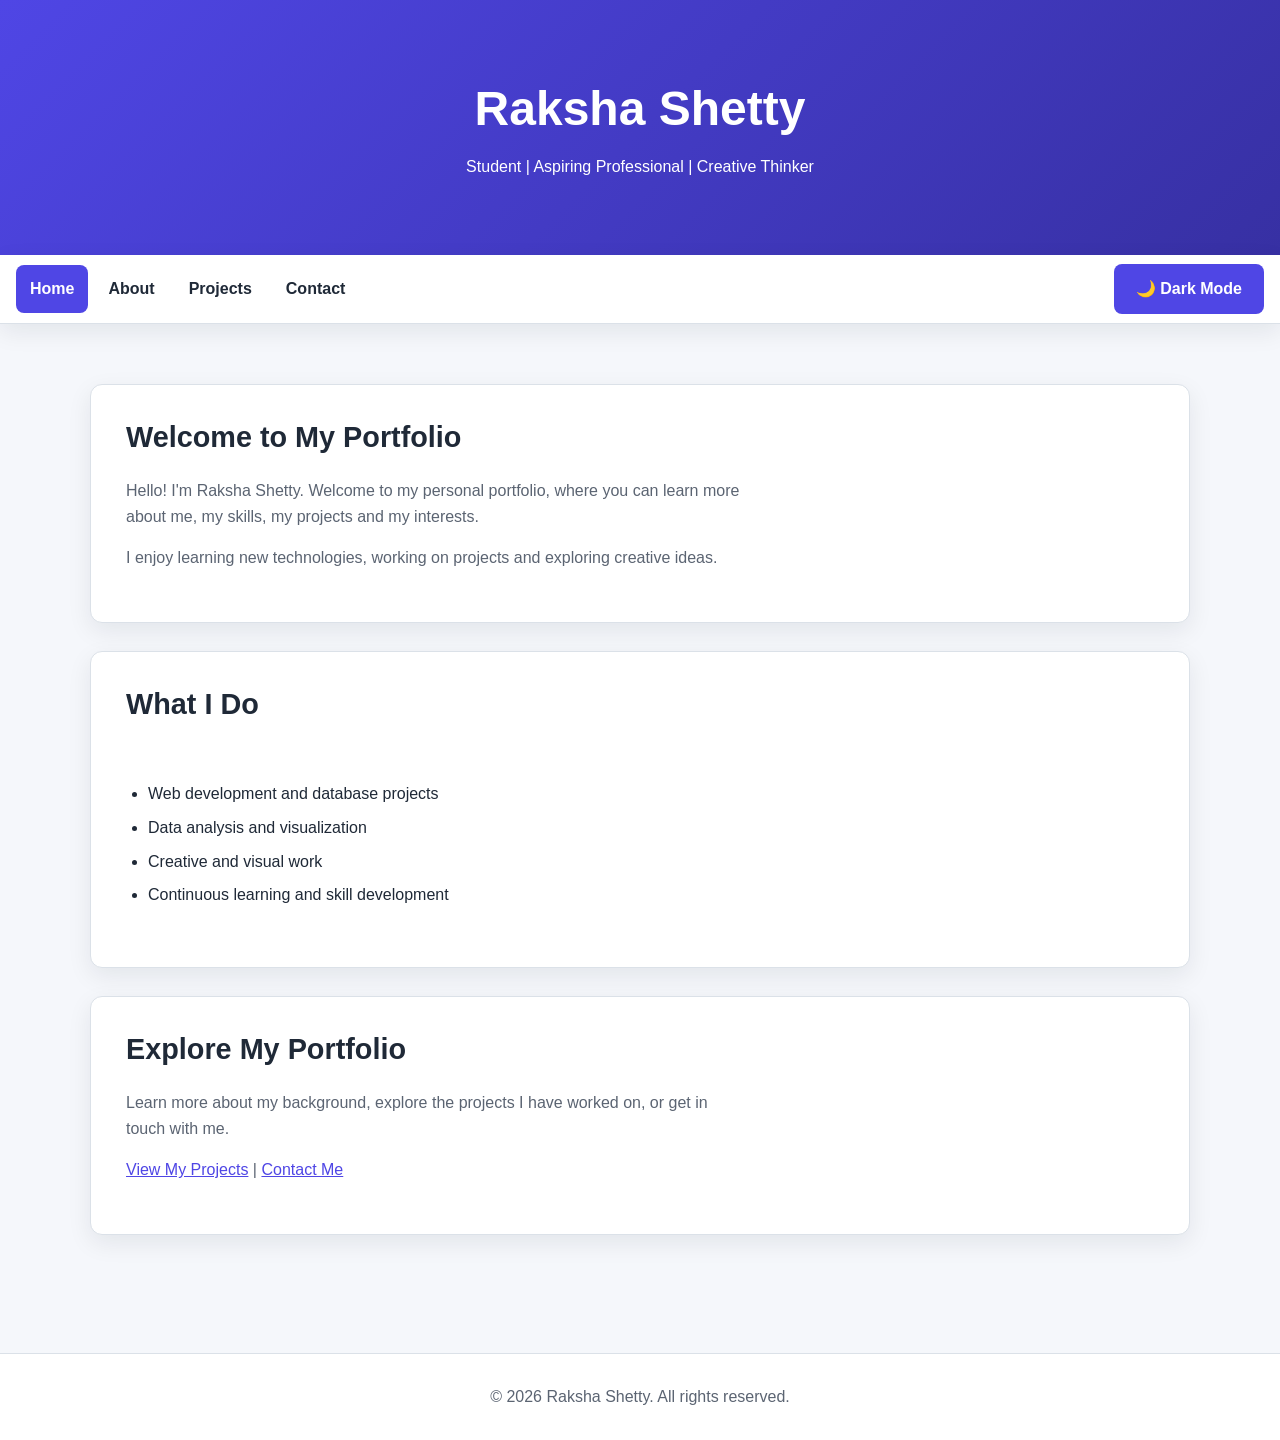
<file: index.html>
<!DOCTYPE html>
<html lang="en">

<head>
    <meta charset="UTF-8">

    <meta name="viewport" content="width=device-width, initial-scale=1.0">

    <meta name="description"
        content="Personal portfolio of Raksha Shetty, showcasing skills, projects, education and professional interests.">

    <meta name="author" content="Raksha Shetty">

    <title>Raksha Shetty | Personal Portfolio</title>

    <link rel="stylesheet" href="css/style.css">
</head>

<body>

    <header>
        <h1>Raksha Shetty</h1>
        <p>Student | Aspiring Professional | Creative Thinker</p>
    </header>

    <nav aria-label="Main navigation">
        <ul>
            <li>
                <a href="index.html" aria-current="page">Home</a>
            </li>

            <li>
                <a href="about.html">About</a>
            </li>

            <li>
                <a href="projects.html">Projects</a>
            </li>

            <li>
                <a href="contact.html">Contact</a>
            </li>
        </ul>
        <button
    type="button"
    id="theme-toggle"
    aria-label="Switch to dark mode">
    🌙 Dark Mode
</button>
    </nav>

    <main>

        <section aria-labelledby="welcome-heading">
            <h2 id="welcome-heading">Welcome to My Portfolio</h2>

            <p>
                Hello! I'm Raksha Shetty. Welcome to my personal portfolio,
                where you can learn more about me, my skills, my projects
                and my interests.
            </p>

            <p>
                I enjoy learning new technologies, working on projects
                and exploring creative ideas.
            </p>
        </section>

        <section aria-labelledby="highlights-heading">
            <h2 id="highlights-heading">What I Do</h2>

            <ul>
                <li>Web development and database projects</li>
                <li>Data analysis and visualization</li>
                <li>Creative and visual work</li>
                <li>Continuous learning and skill development</li>
            </ul>
        </section>

        <section aria-labelledby="explore-heading">
            <h2 id="explore-heading">Explore My Portfolio</h2>

            <p>
                Learn more about my background, explore the projects
                I have worked on, or get in touch with me.
            </p>

            <p>
                <a href="projects.html">View My Projects</a>
                |
                <a href="contact.html">Contact Me</a>
            </p>
        </section>

    </main>

    <footer>
        <p>&copy; 2026 Raksha Shetty. All rights reserved.</p>
    </footer>
<script src="script.js"></script>
</body>

</html>
</file>
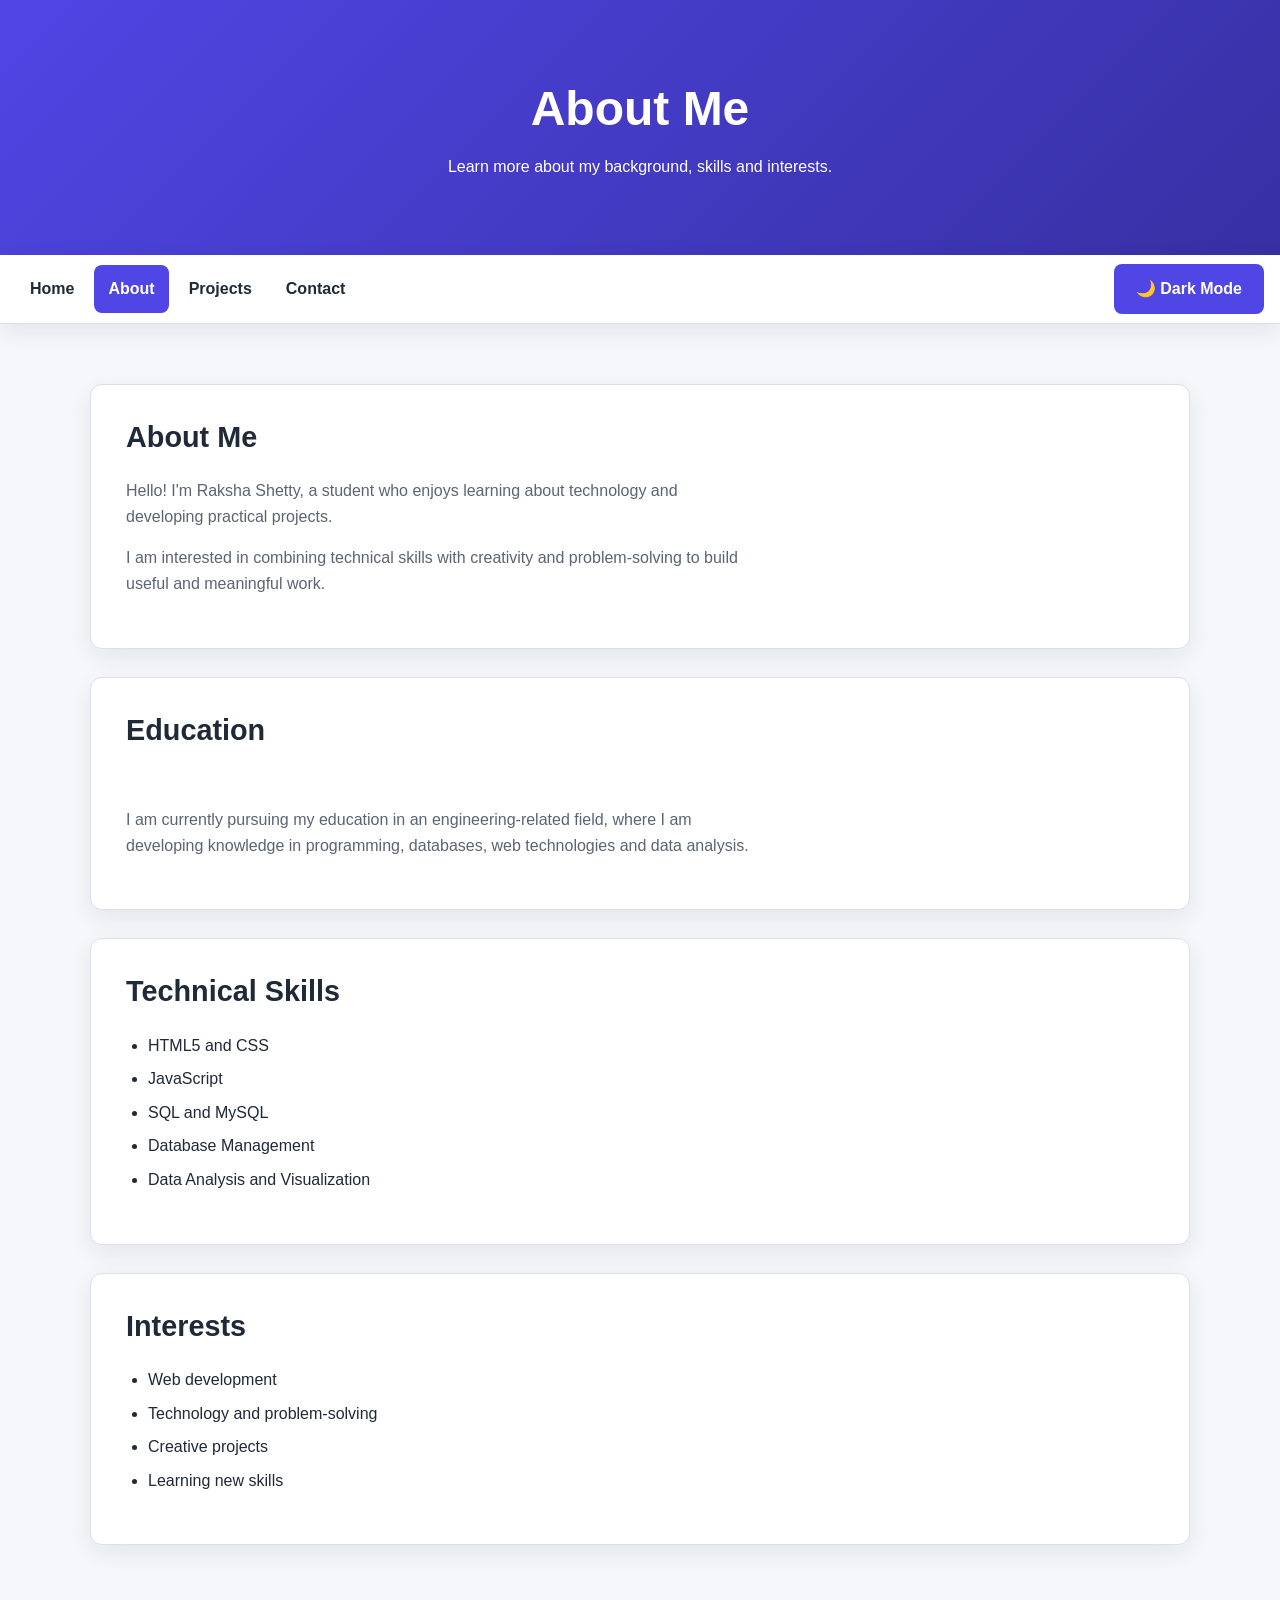
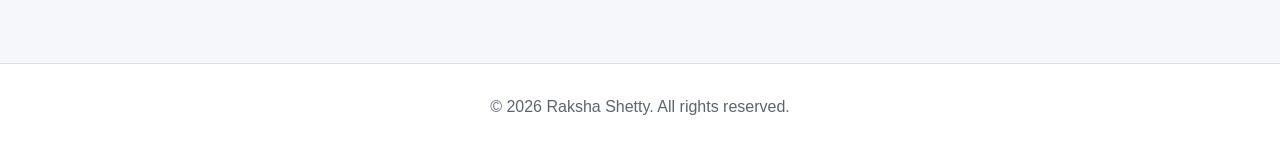
<file: about.html>
<!DOCTYPE html>
<html lang="en">

<head>
    <meta charset="UTF-8">

    <meta name="viewport" content="width=device-width, initial-scale=1.0">

    <meta name="description"
        content="Learn more about Raksha Shetty, including her education, technical skills and areas of interest.">

    <meta name="author" content="Raksha Shetty">

    <title>About Raksha Shetty | Personal Portfolio</title>

    <link rel="stylesheet" href="css/style.css">
</head>

<body>

    <header>
        <h1>About Me</h1>
        <p>Learn more about my background, skills and interests.</p>
    </header>

    <nav aria-label="Main navigation">
        <ul>
            <li>
                <a href="index.html">Home</a>
            </li>

            <li>
                <a href="about.html" aria-current="page">About</a>
            </li>

            <li>
                <a href="projects.html">Projects</a>
            </li>

            <li>
                <a href="contact.html">Contact</a>
            </li>
        </ul>
        <button
    type="button"
    id="theme-toggle"
    aria-label="Switch to dark mode">
    🌙 Dark Mode
</button>
    </nav>

    <main>

        <section aria-labelledby="about-heading">
            <h2 id="about-heading">About Me</h2>

            <p>
                Hello! I'm Raksha Shetty, a student who enjoys learning
                about technology and developing practical projects.
            </p>

            <p>
                I am interested in combining technical skills with
                creativity and problem-solving to build useful and
                meaningful work.
            </p>
        </section>


        <section aria-labelledby="education-heading">
            <h2 id="education-heading">Education</h2>

            <p>
                I am currently pursuing my education in an
                engineering-related field, where I am developing
                knowledge in programming, databases, web technologies
                and data analysis.
            </p>
        </section>


        <section aria-labelledby="skills-heading">
            <h2 id="skills-heading">Technical Skills</h2>

            <ul>
                <li>HTML5 and CSS</li>
                <li>JavaScript</li>
                <li>SQL and MySQL</li>
                <li>Database Management</li>
                <li>Data Analysis and Visualization</li>
            </ul>
        </section>


        <section aria-labelledby="interests-heading">
            <h2 id="interests-heading">Interests</h2>

            <ul>
                <li>Web development</li>
                <li>Technology and problem-solving</li>
                <li>Creative projects</li>
                <li>Learning new skills</li>
            </ul>
        </section>

    </main>

    <footer>
        <p>&copy; 2026 Raksha Shetty. All rights reserved.</p>
    </footer>
<script src="script.js"></script>
</body>

</html>
</file>
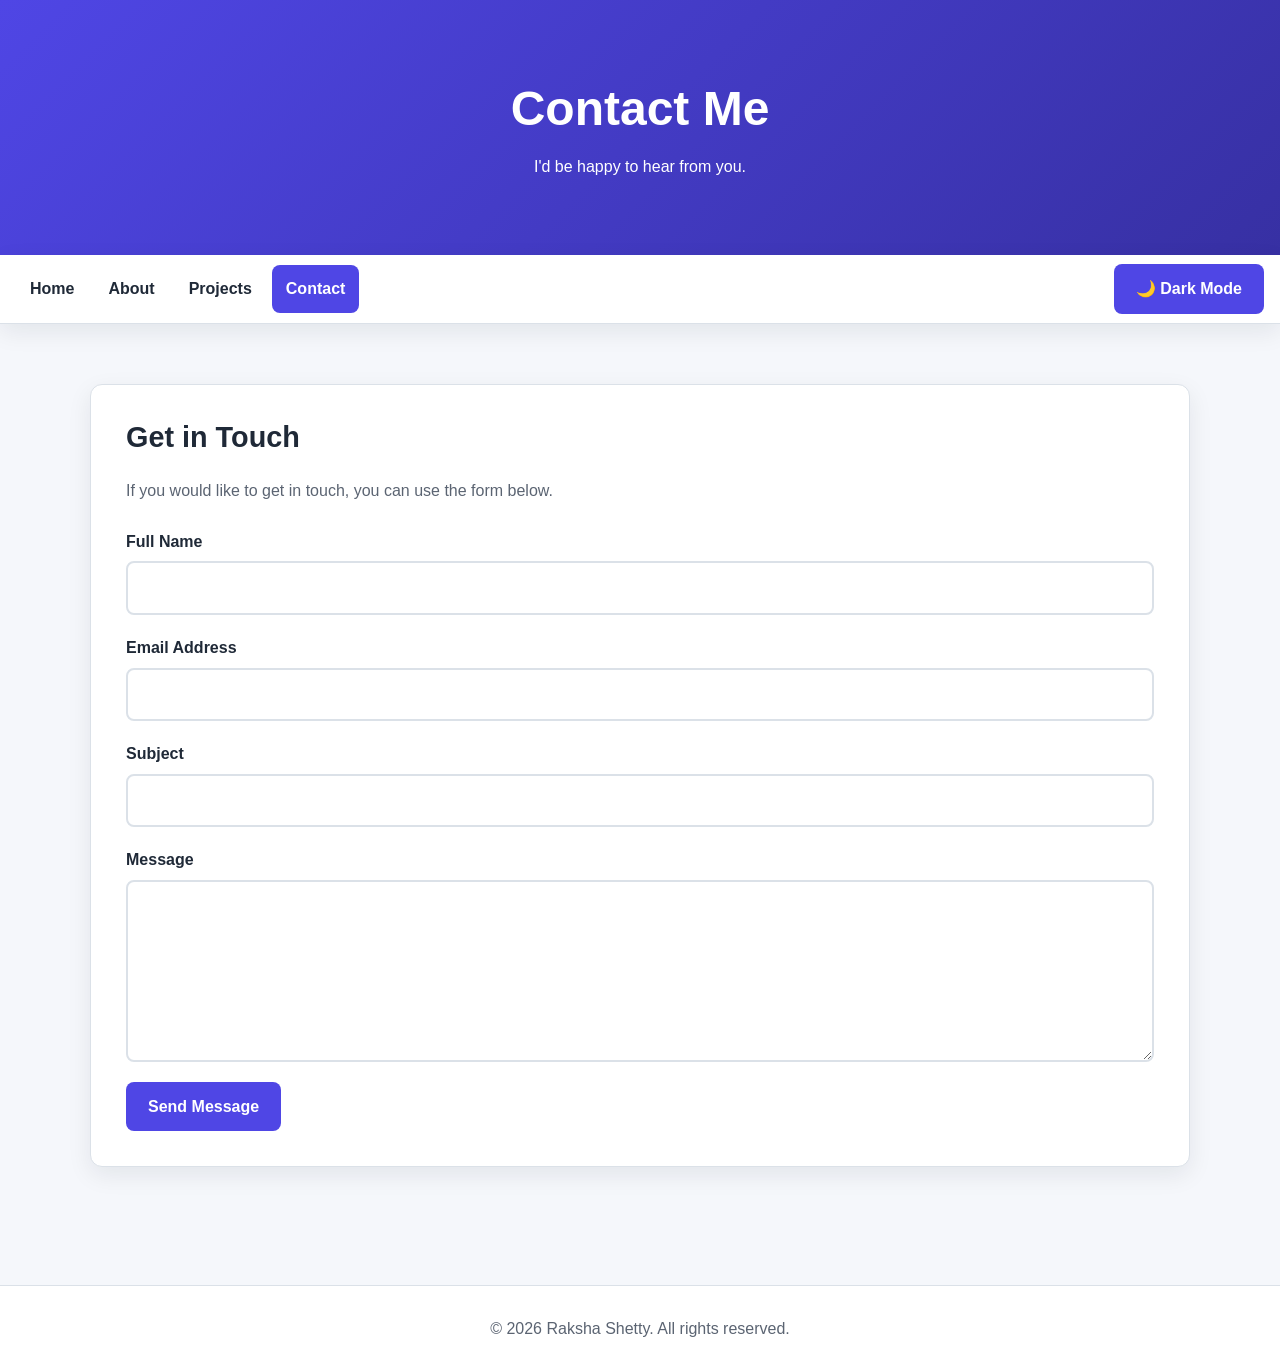
<file: contact.html>
<!DOCTYPE html>
<html lang="en">

<head>
    <meta charset="UTF-8">

    <meta name="viewport" content="width=device-width, initial-scale=1.0">

    <meta name="description"
        content="Get in touch with Raksha Shetty through the accessible contact form on her personal portfolio.">

    <meta name="author" content="Raksha Shetty">

    <title>Contact | Raksha Shetty</title>

    <link rel="stylesheet" href="css/style.css">
</head>

<body>

    <header>
        <h1>Contact Me</h1>
        <p>I'd be happy to hear from you.</p>
    </header>

    <nav aria-label="Main navigation">
        <ul>
            <li>
                <a href="index.html">Home</a>
            </li>

            <li>
                <a href="about.html">About</a>
            </li>

            <li>
                <a href="projects.html">Projects</a>
            </li>

            <li>
                <a href="contact.html" aria-current="page">Contact</a>
            </li>
        </ul>
        <button
    type="button"
    id="theme-toggle"
    aria-label="Switch to dark mode">
    🌙 Dark Mode
</button>
    </nav>

    <main>

        <section aria-labelledby="contact-heading">
            <h2 id="contact-heading">Get in Touch</h2>

            <p>
                If you would like to get in touch, you can use
                the form below.
            </p>

            <form action="#" method="post">

                <div>
                    <label for="name">Full Name</label>

                    <input
                        type="text"
                        id="name"
                        name="name"
                        autocomplete="name"
                        required>
                </div>

                <div>
                    <label for="email">Email Address</label>

                    <input
                        type="email"
                        id="email"
                        name="email"
                        autocomplete="email"
                        required>
                </div>

                <div>
                    <label for="subject">Subject</label>

                    <input
                        type="text"
                        id="subject"
                        name="subject"
                        required>
                </div>

                <div>
                    <label for="message">Message</label>

                    <textarea
                        id="message"
                        name="message"
                        rows="6"
                        required></textarea>
                </div>

                <button type="submit">
                    Send Message
                </button>

            </form>

        </section>

    </main>

    <footer>
        <p>&copy; 2026 Raksha Shetty. All rights reserved.</p>
    </footer>
<script src="script.js"></script>
</body>

</html>
</file>
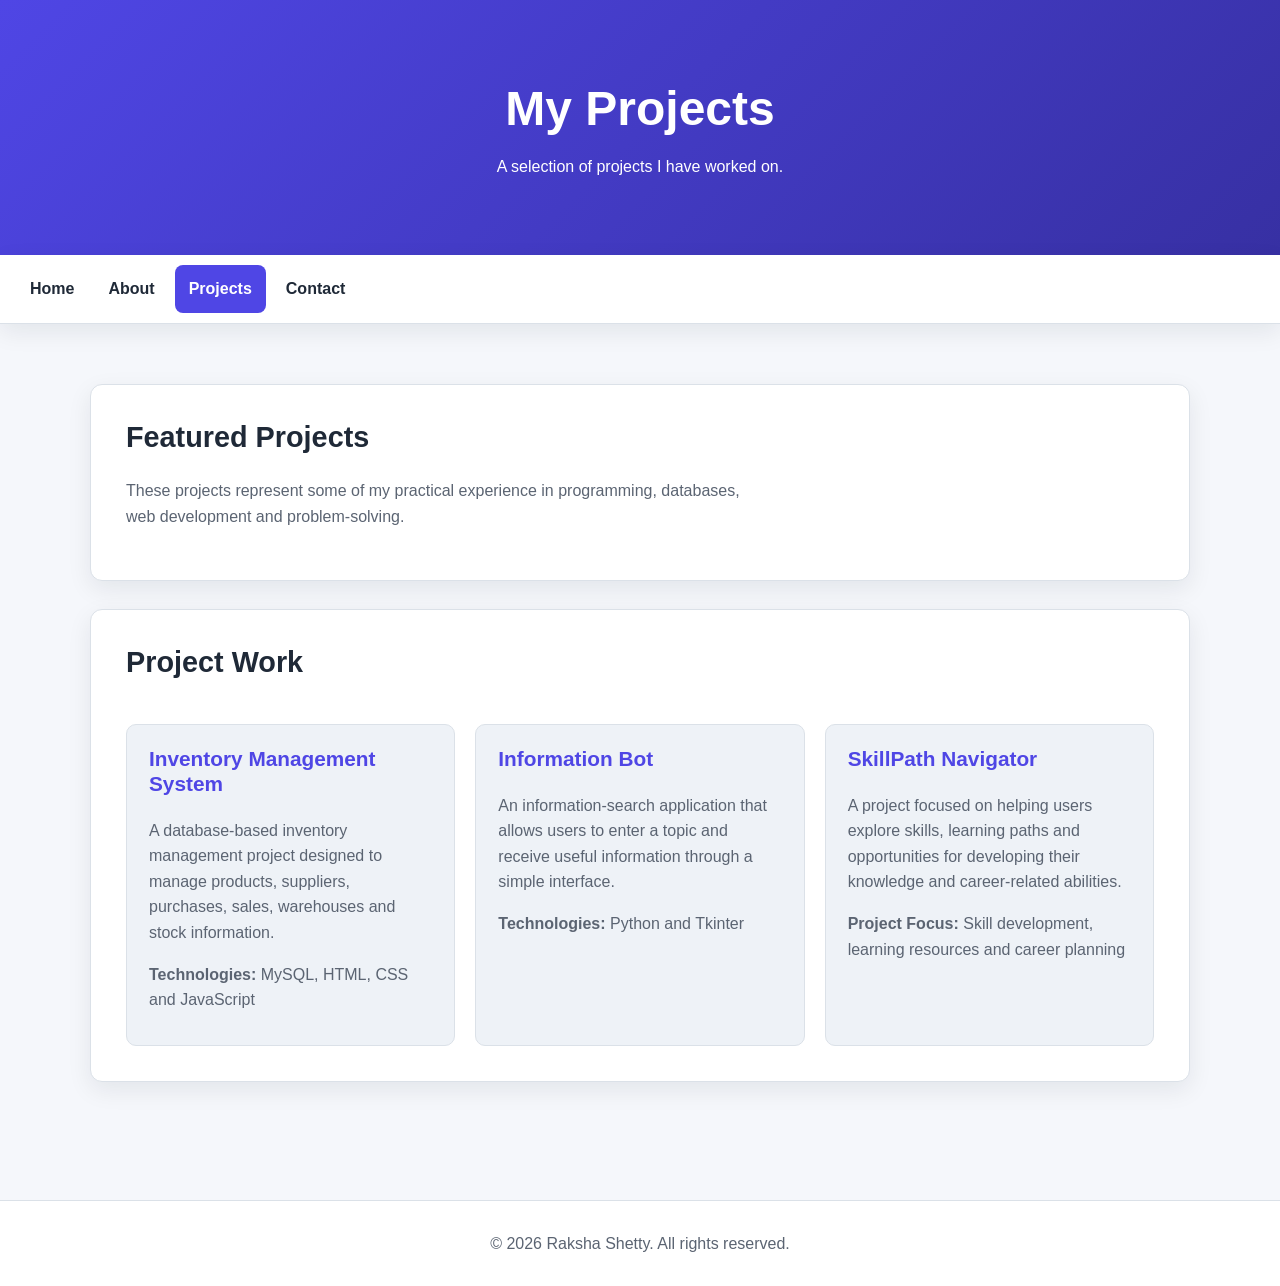
<file: project.html>
<!DOCTYPE html>
<html lang="en">

<head>
    <meta charset="UTF-8">

    <meta name="viewport" content="width=device-width, initial-scale=1.0">

    <meta name="description"
        content="Explore Raksha Shetty's projects, including an Inventory Management System, Information Bot and SkillPath Navigator.">

    <meta name="author" content="Raksha Shetty">

    <title>Projects | Raksha Shetty</title>

    <link rel="stylesheet" href="css/style.css">
</head>

<body>

    <header>
        <h1>My Projects</h1>
        <p>A selection of projects I have worked on.</p>
    </header>

    <nav aria-label="Main navigation">
        <ul>
            <li>
                <a href="index.html">Home</a>
            </li>

            <li>
                <a href="about.html">About</a>
            </li>

            <li>
                <a href="projects.html" aria-current="page">Projects</a>
            </li>

            <li>
                <a href="contact.html">Contact</a>
            </li>
        </ul>
    </nav>

    <main>

        <section aria-labelledby="projects-heading">
            <h2 id="projects-heading">Featured Projects</h2>

            <p>
                These projects represent some of my practical experience
                in programming, databases, web development and problem-solving.
            </p>
        </section>


        <section aria-labelledby="project-list-heading">
            <h2 id="project-list-heading">Project Work</h2>

            <article>
                <h3>Inventory Management System</h3>

                <p>
                    A database-based inventory management project designed
                    to manage products, suppliers, purchases, sales,
                    warehouses and stock information.
                </p>

                <p>
                    <strong>Technologies:</strong>
                    MySQL, HTML, CSS and JavaScript
                </p>
            </article>


            <article>
                <h3>Information Bot</h3>

                <p>
                    An information-search application that allows users
                    to enter a topic and receive useful information
                    through a simple interface.
                </p>

                <p>
                    <strong>Technologies:</strong>
                    Python and Tkinter
                </p>
            </article>


            <article>
                <h3>SkillPath Navigator</h3>

                <p>
                    A project focused on helping users explore skills,
                    learning paths and opportunities for developing
                    their knowledge and career-related abilities.
                </p>

                <p>
                    <strong>Project Focus:</strong>
                    Skill development, learning resources and career planning
                </p>
            </article>

        </section>

    </main>

    <footer>
        <p>&copy; 2026 Raksha Shetty. All rights reserved.</p>
    </footer>

</body>

</html>
</file>
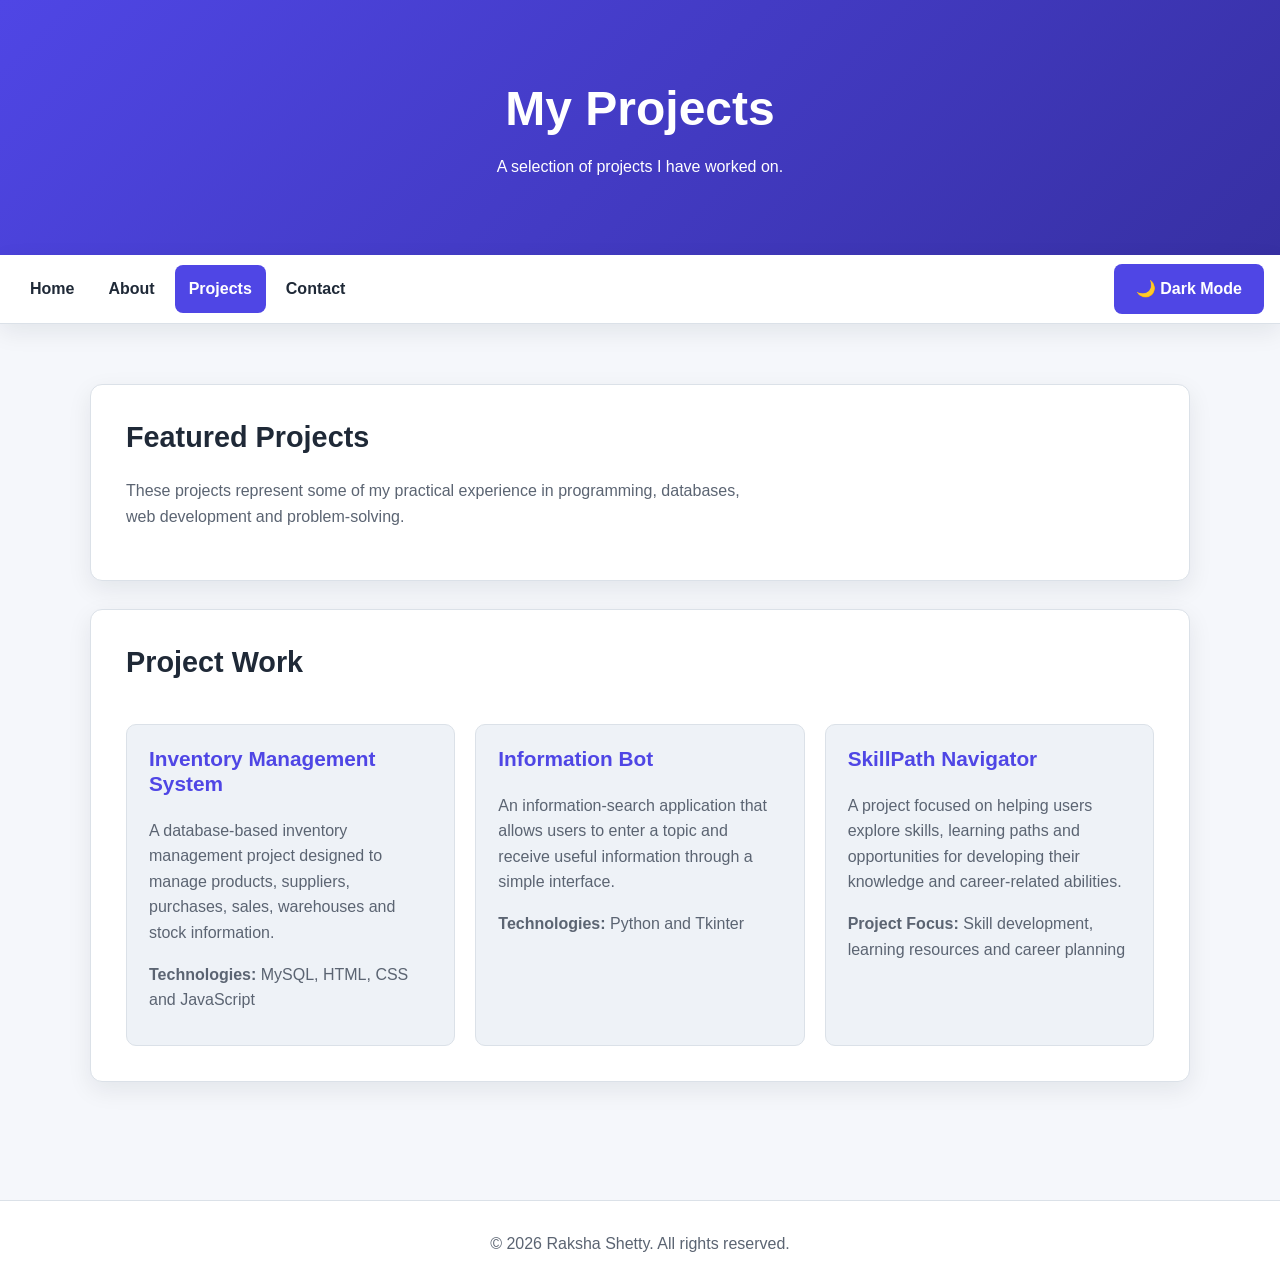
<file: projects.html>
<!DOCTYPE html>
<html lang="en">

<head>
    <meta charset="UTF-8">

    <meta name="viewport" content="width=device-width, initial-scale=1.0">

    <meta name="description"
        content="Explore Raksha Shetty's projects, including an Inventory Management System, Information Bot and SkillPath Navigator.">

    <meta name="author" content="Raksha Shetty">

    <title>Projects | Raksha Shetty</title>

    <link rel="stylesheet" href="css/style.css">
</head>

<body>

    <header>
        <h1>My Projects</h1>
        <p>A selection of projects I have worked on.</p>
    </header>

    <nav aria-label="Main navigation">
        <ul>
            <li>
                <a href="index.html">Home</a>
            </li>

            <li>
                <a href="about.html">About</a>
            </li>

            <li>
                <a href="projects.html" aria-current="page">Projects</a>
            </li>

            <li>
                <a href="contact.html">Contact</a>
            </li>
        </ul>
        <button
    type="button"
    id="theme-toggle"
    aria-label="Switch to dark mode">
    🌙 Dark Mode
</button>
    </nav>

    <main>

        <section aria-labelledby="projects-heading">
            <h2 id="projects-heading">Featured Projects</h2>

            <p>
                These projects represent some of my practical experience
                in programming, databases, web development and problem-solving.
            </p>
        </section>


        <section aria-labelledby="project-list-heading">
            <h2 id="project-list-heading">Project Work</h2>

            <article>
                <h3>Inventory Management System</h3>

                <p>
                    A database-based inventory management project designed
                    to manage products, suppliers, purchases, sales,
                    warehouses and stock information.
                </p>

                <p>
                    <strong>Technologies:</strong>
                    MySQL, HTML, CSS and JavaScript
                </p>
            </article>


            <article>
                <h3>Information Bot</h3>

                <p>
                    An information-search application that allows users
                    to enter a topic and receive useful information
                    through a simple interface.
                </p>

                <p>
                    <strong>Technologies:</strong>
                    Python and Tkinter
                </p>
            </article>


            <article>
                <h3>SkillPath Navigator</h3>

                <p>
                    A project focused on helping users explore skills,
                    learning paths and opportunities for developing
                    their knowledge and career-related abilities.
                </p>

                <p>
                    <strong>Project Focus:</strong>
                    Skill development, learning resources and career planning
                </p>
            </article>

        </section>

    </main>

    <footer>
        <p>&copy; 2026 Raksha Shetty. All rights reserved.</p>
    </footer>
<script src="script.js"></script>
</body>

</html>
</file>
<file: css/style.css>
/* =========================================================
   PERSONAL PORTFOLIO
   Advanced CSS3 & Responsive Architecture
   ========================================================= */


/* =========================================================
   1. CSS VARIABLES
   ========================================================= */

:root {
    --background: #f5f7fb;
    --surface: #ffffff;
    --surface-alt: #eef2f7;

    --text: #1f2937;
    --text-light: #5b6472;

    --primary: #4f46e5;
    --primary-dark: #3730a3;

    --border: #dbe1e8;

    --shadow: 0 8px 24px rgba(15, 23, 42, 0.08);
    --shadow-hover: 0 14px 32px rgba(15, 23, 42, 0.14);

    --radius: 12px;

    --max-width: 1100px;

    --transition: 0.25s ease;
}


/* =========================================================
   2. DARK THEME
   ========================================================= */

body.dark-theme {
    --background: #111827;
    --surface: #1f2937;
    --surface-alt: #273449;

    --text: #f3f4f6;
    --text-light: #cbd5e1;

    --primary: #818cf8;
    --primary-dark: #a5b4fc;

    --border: #374151;

    --shadow: 0 8px 24px rgba(0, 0, 0, 0.25);
    --shadow-hover: 0 14px 32px rgba(0, 0, 0, 0.35);
}


/* =========================================================
   3. GLOBAL RESET
   ========================================================= */

* {
    box-sizing: border-box;
}

html {
    scroll-behavior: smooth;
}

body {
    margin: 0;

    font-family:
        Arial,
        Helvetica,
        sans-serif;

    line-height: 1.6;

    background-color: var(--background);
    color: var(--text);

    transition:
        background-color var(--transition),
        color var(--transition);
}


/* =========================================================
   4. TYPOGRAPHY
   ========================================================= */

h1,
h2,
h3 {
    line-height: 1.2;
}

h1 {
    font-size: 2.2rem;
    margin: 0 0 12px;
}

h2 {
    font-size: 1.8rem;
    margin-top: 0;
}

h3 {
    font-size: 1.3rem;
}

p {
    max-width: 70ch;
    color: var(--text-light);
}


/* =========================================================
   5. HEADER
   ========================================================= */

header {
    padding: 60px 20px 45px;

    text-align: center;

    background:
        linear-gradient(
            135deg,
            var(--primary),
            var(--primary-dark)
        );

    color: #ffffff;
}

header h1 {
    color: #ffffff;
}

header p {
    margin-left: auto;
    margin-right: auto;
    color: #ffffff;
}


/* =========================================================
   6. NAVIGATION
   Flexbox used for localized alignment
   ========================================================= */

nav {
    position: sticky;
    top: 0;
    z-index: 100;

    background-color: var(--surface);

    border-bottom: 1px solid var(--border);

    box-shadow: var(--shadow);
}

nav ul {
    display: flex;

    flex-direction: column;

    align-items: stretch;

    gap: 6px;

    list-style: none;

    max-width: var(--max-width);

    margin: 0 auto;

    padding: 10px 16px;
}

nav li {
    flex: 1;
}

nav a {
    display: block;

    padding: 11px 14px;

    border-radius: 8px;

    text-align: center;

    color: var(--text);

    text-decoration: none;

    font-weight: 600;

    transition:
        background-color var(--transition),
        color var(--transition),
        transform var(--transition);
}

nav a:hover {
    background-color: var(--surface-alt);

    color: var(--primary);

    transform: translateY(-1px);
}

nav a[aria-current="page"] {
    background-color: var(--primary);

    color: #ffffff;
}


/* =========================================================
   7. MAIN LAYOUT
   ========================================================= */

main {
    width: min(100% - 32px, var(--max-width));

    margin: 0 auto;

    padding: 32px 0;
}


/* =========================================================
   8. SECTIONS
   ========================================================= */

section {
    margin-bottom: 28px;

    padding: 28px;

    background-color: var(--surface);

    border: 1px solid var(--border);

    border-radius: var(--radius);

    box-shadow: var(--shadow);

    transition:
        transform var(--transition),
        box-shadow var(--transition),
        background-color var(--transition);
}

section:hover {
    transform: translateY(-2px);

    box-shadow: var(--shadow-hover);
}


/* =========================================================
   9. PROJECT GRID
   CSS GRID used for two-dimensional layout
   ========================================================= */

main > section:nth-child(2) {
    display: grid;

    grid-template-columns: 1fr;

    gap: 20px;
}


/*
   Keep the section heading and introductory text
   spanning the full grid width.
*/

main > section:nth-child(2) > h2,
main > section:nth-child(2) > p {
    grid-column: 1 / -1;
}


/* =========================================================
   10. PROJECT CARDS
   ========================================================= */

article {
    padding: 22px;

    background-color: var(--surface-alt);

    border: 1px solid var(--border);

    border-radius: 10px;

    transition:
        transform var(--transition),
        box-shadow var(--transition),
        border-color var(--transition);
}

article:hover {
    transform: translateY(-4px);

    box-shadow: var(--shadow-hover);

    border-color: var(--primary);
}

article h3 {
    margin-top: 0;

    color: var(--primary);
}

article p {
    margin-bottom: 10px;
}


/* =========================================================
   11. LISTS
   ========================================================= */

ul {
    padding-left: 22px;
}

main section ul li {
    margin-bottom: 8px;
}


/* =========================================================
   12. LINKS
   ========================================================= */

a {
    color: var(--primary);

    transition:
        color var(--transition);
}

a:hover {
    color: var(--primary-dark);
}


/* =========================================================
   13. CONTACT FORM
   ========================================================= */

form {
    display: flex;

    flex-direction: column;

    gap: 20px;

    margin-top: 25px;
}

form div {
    display: flex;

    flex-direction: column;

    gap: 7px;
}

label {
    font-weight: 700;

    color: var(--text);
}

input,
textarea {
    width: 100%;

    padding: 12px 14px;

    font: inherit;

    color: var(--text);

    background-color: var(--surface);

    border: 2px solid var(--border);

    border-radius: 8px;

    transition:
        border-color var(--transition),
        box-shadow var(--transition),
        background-color var(--transition);
}

textarea {
    min-height: 150px;

    resize: vertical;
}

input:focus,
textarea:focus {
    border-color: var(--primary);

    box-shadow:
        0 0 0 3px rgba(79, 70, 229, 0.15);

    outline: none;
}


/* =========================================================
   14. BUTTON
   ========================================================= */

button {
    width: fit-content;

    padding: 12px 22px;

    border: none;

    border-radius: 8px;

    background-color: var(--primary);

    color: #ffffff;

    font: inherit;

    font-weight: 700;

    cursor: pointer;

    transition:
        background-color var(--transition),
        transform var(--transition),
        box-shadow var(--transition);
}

button:hover {
    background-color: var(--primary-dark);

    transform: translateY(-2px);

    box-shadow: var(--shadow);
}


/* =========================================================
   15. KEYBOARD ACCESSIBILITY
   ========================================================= */

a:focus-visible,
button:focus-visible,
input:focus-visible,
textarea:focus-visible,
select:focus-visible {
    outline: 3px solid var(--primary);

    outline-offset: 3px;
}


/* =========================================================
   16. FOOTER
   ========================================================= */

footer {
    margin-top: 30px;

    padding: 30px 20px;

    text-align: center;

    background-color: var(--surface);

    border-top: 1px solid var(--border);
}

footer p {
    margin: 0 auto;

    color: var(--text-light);
}


/* =========================================================
   17. TABLET RESPONSIVE DESIGN
   ========================================================= */

@media (min-width: 600px) {

    nav ul {
        flex-direction: row;

        align-items: center;
    }

    nav li {
        flex: 0 1 auto;
    }

    main {
        padding: 45px 0;
    }

    main > section:nth-child(2) {
        grid-template-columns: repeat(2, 1fr);
    }

}


/* =========================================================
   18. DESKTOP RESPONSIVE DESIGN
   ========================================================= */

@media (min-width: 900px) {

    h1 {
        font-size: 3rem;
    }

    header {
        padding: 80px 20px 60px;
    }

    main {
        padding: 60px 0;
    }

    main > section:nth-child(2) {
        grid-template-columns:
            repeat(3, 1fr);
    }

    section {
        padding: 35px;
    }

}


/* =========================================================
   19. REDUCED MOTION ACCESSIBILITY
   ========================================================= */

@media (prefers-reduced-motion: reduce) {

    html {
        scroll-behavior: auto;
    }

    *,
    *::before,
    *::after {
        transition: none !important;

        animation: none !important;
    }

}
/* =========================================================
   THEME TOGGLE BUTTON
   ========================================================= */

nav {
    display: flex;
    flex-wrap: wrap;
    justify-content: center;
    align-items: center;
}

#theme-toggle {
    margin: 0 16px 10px;
}

@media (min-width: 600px) {

    nav {
        justify-content: space-between;
    }

    nav ul {
        margin: 0;
    }

    #theme-toggle {
        margin: 0 16px 0 10px;
    }

}
</file>
